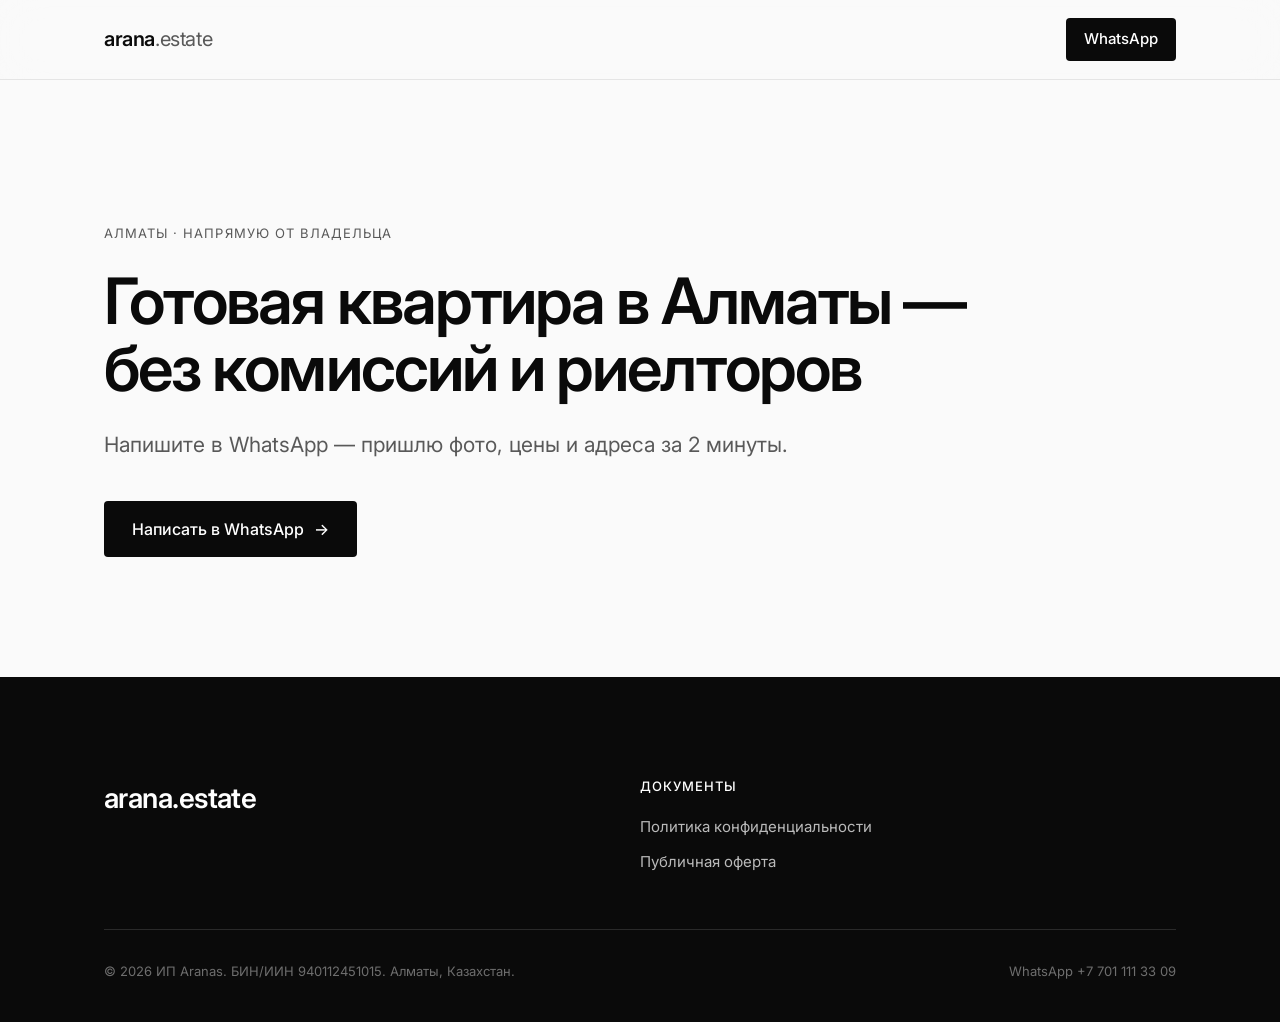
<file: index.html>
<!DOCTYPE html>
<html lang="ru">
<head>
<meta charset="UTF-8">
<meta name="viewport" content="width=device-width, initial-scale=1.0">
<title>Arana Estate — готовые квартиры в Алматы после флипа</title>
<meta name="description" content="Подбираем, ремонтируем и продаём квартиры в Алматы под ключ. Готовы к жизни и под аренду. Чистая сделка, прозрачные документы.">
<meta property="og:title" content="Arana Estate — готовые квартиры в Алматы">
<meta property="og:description" content="Квартиры в Алматы под ключ после флипа. Готовы к жизни и под аренду.">
<meta property="og:type" content="website">
<meta property="og:locale" content="ru_RU">
<meta name="theme-color" content="#FAFAFA">
<link rel="preconnect" href="https://fonts.googleapis.com">
<link rel="preconnect" href="https://fonts.gstatic.com" crossorigin>
<link rel="stylesheet" href="https://fonts.googleapis.com/css2?family=Inter:wght@400;500;600;700&display=swap">
<link rel="stylesheet" href="styles.css">
<!-- Meta Pixel Code -->
<script>
!function(f,b,e,v,n,t,s)
{if(f.fbq)return;n=f.fbq=function(){n.callMethod?
n.callMethod.apply(n,arguments):n.queue.push(arguments)};
if(!f._fbq)f._fbq=n;n.push=n;n.loaded=!0;n.version='2.0';
n.queue=[];t=b.createElement(e);t.async=!0;
t.src=v;s=b.getElementsByTagName(e)[0];
s.parentNode.insertBefore(t,s)}(window, document,'script',
'https://connect.facebook.net/en_US/fbevents.js');
fbq('init', '735717325676570');
fbq('track', 'PageView');
</script>
<noscript><img height="1" width="1" style="display:none"
src="https://www.facebook.com/tr?id=735717325676570&ev=PageView&noscript=1"
/></noscript>
<!-- End Meta Pixel Code -->
</head>
<body>

<header class="header">
  <div class="header-inner">
    <a href="/" class="logo">arana<span>.estate</span></a>
    <nav class="nav">
      <a href="https://wa.me/77011113309?text=%D0%97%D0%B4%D1%80%D0%B0%D0%B2%D1%81%D1%82%D0%B2%D1%83%D0%B9%D1%82%D0%B5%2C%20%D1%85%D0%BE%D1%87%D1%83%20%D1%83%D0%B7%D0%BD%D0%B0%D1%82%D1%8C%20%D0%BE%20%D0%BA%D0%B2%D0%B0%D1%80%D1%82%D0%B8%D1%80%D0%B0%D1%85%20%D0%B2%20%D0%90%D0%BB%D0%BC%D0%B0%D1%82%D1%8B" class="nav-cta" target="_blank" rel="noopener">WhatsApp</a>
    </nav>
  </div>
</header>

<section class="hero">
  <div class="container hero-grid">
    <div class="hero-text">
      <div class="hero-tag">Алматы · напрямую от владельца</div>
      <h1>Готовая квартира в Алматы — без комиссий и риелторов</h1>
      <p>Напишите в WhatsApp — пришлю фото, цены и адреса за 2 минуты.</p>
      <div class="hero-cta">
        <a href="https://wa.me/77011113309?text=%D0%97%D0%B4%D1%80%D0%B0%D0%B2%D1%81%D1%82%D0%B2%D1%83%D0%B9%D1%82%D0%B5%2C%20%D1%85%D0%BE%D1%87%D1%83%20%D1%83%D0%B7%D0%BD%D0%B0%D1%82%D1%8C%20%D0%BE%20%D0%BA%D0%B2%D0%B0%D1%80%D1%82%D0%B8%D1%80%D0%B0%D1%85%20%D0%B2%20%D0%90%D0%BB%D0%BC%D0%B0%D1%82%D1%8B" class="btn btn-primary" target="_blank" rel="noopener">Написать в WhatsApp <span class="arrow">→</span></a>
      </div>
    </div>
  </div>
</section>

<footer class="footer">
  <div class="container">
    <div class="footer-grid">
      <div>
        <div class="footer-brand">arana.estate</div>
      </div>
      <div class="footer-col">
        <h4>Документы</h4>
        <ul>
          <li><a href="privacy.html">Политика конфиденциальности</a></li>
          <li><a href="offer.html">Публичная оферта</a></li>
        </ul>
      </div>
    </div>
    <div class="footer-bottom">
      <div>© 2026 ИП Aranas. БИН/ИИН 940112451015. Алматы, Казахстан.</div>
      <div><a href="https://wa.me/77011113309" target="_blank" rel="noopener">WhatsApp +7 701 111 33 09</a></div>
    </div>
  </div>
</footer>

<script src="script.js" defer></script>
</body>
</html>
</file>
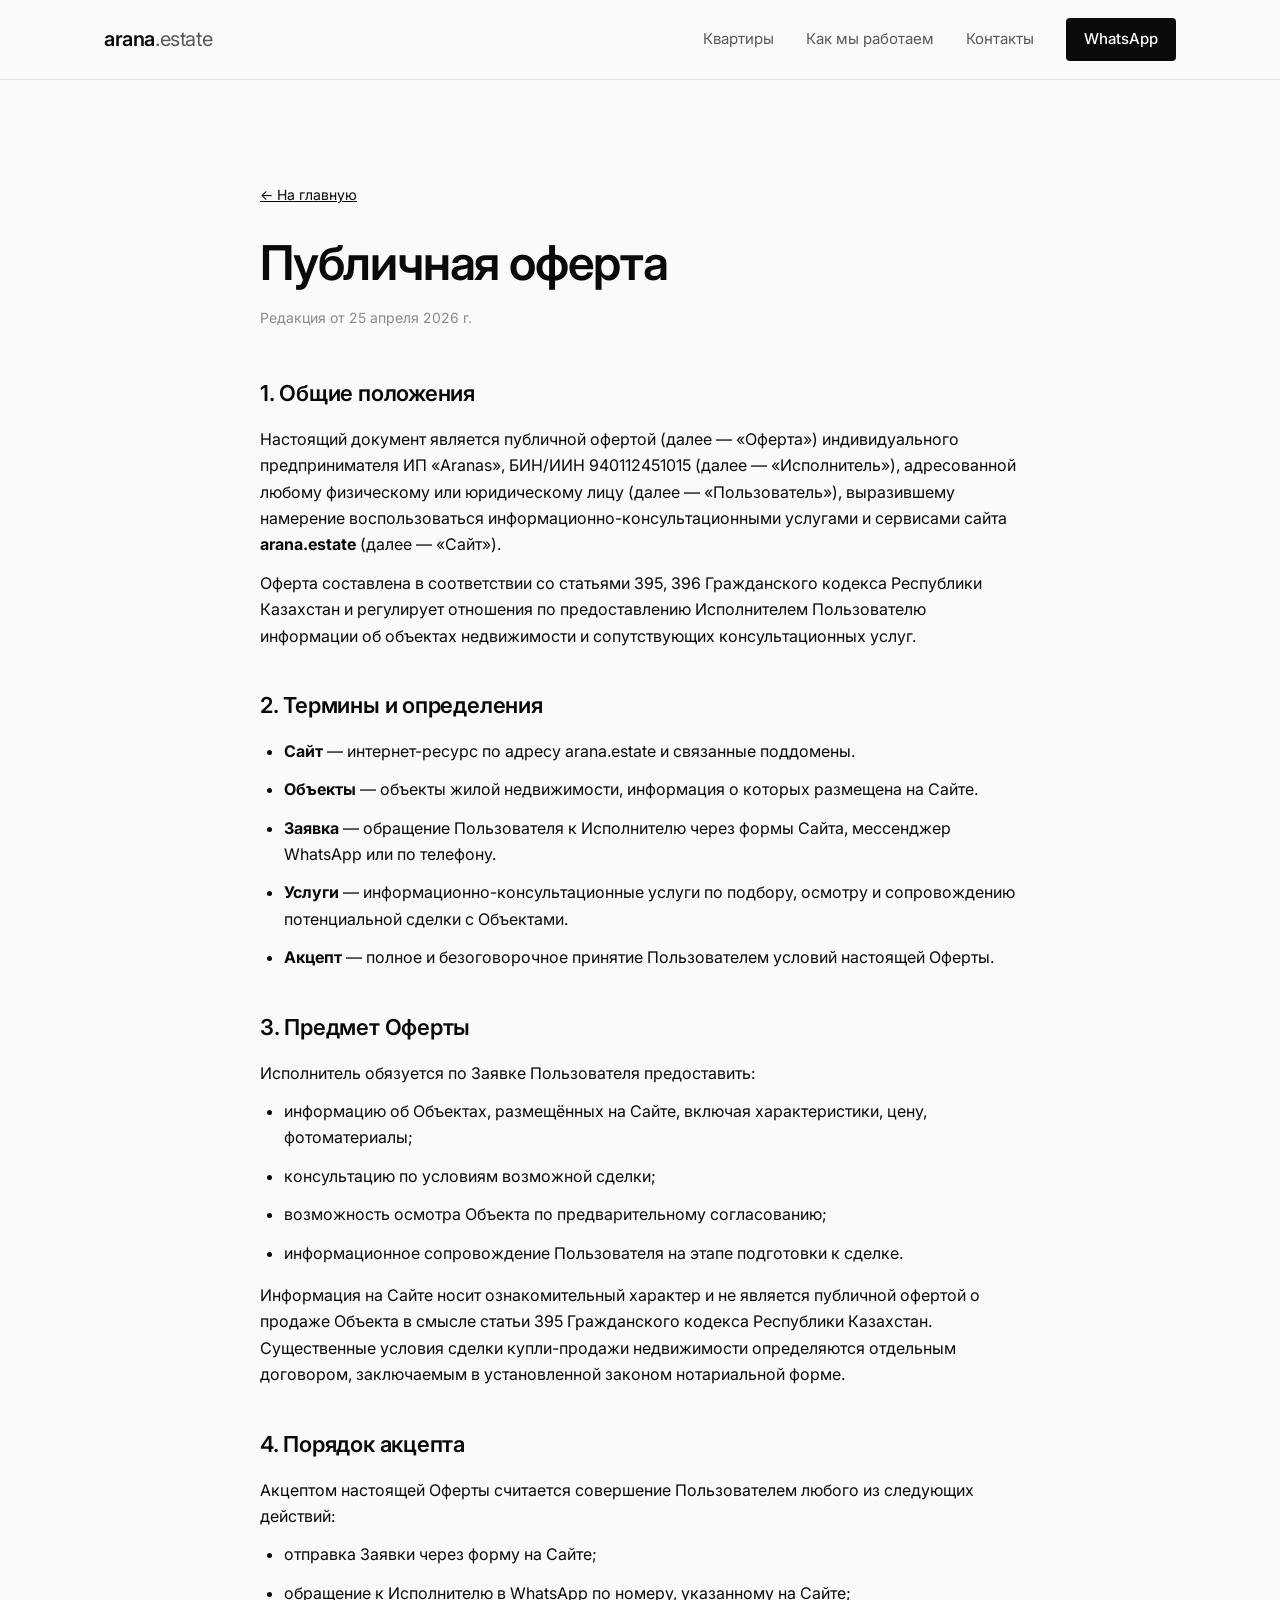
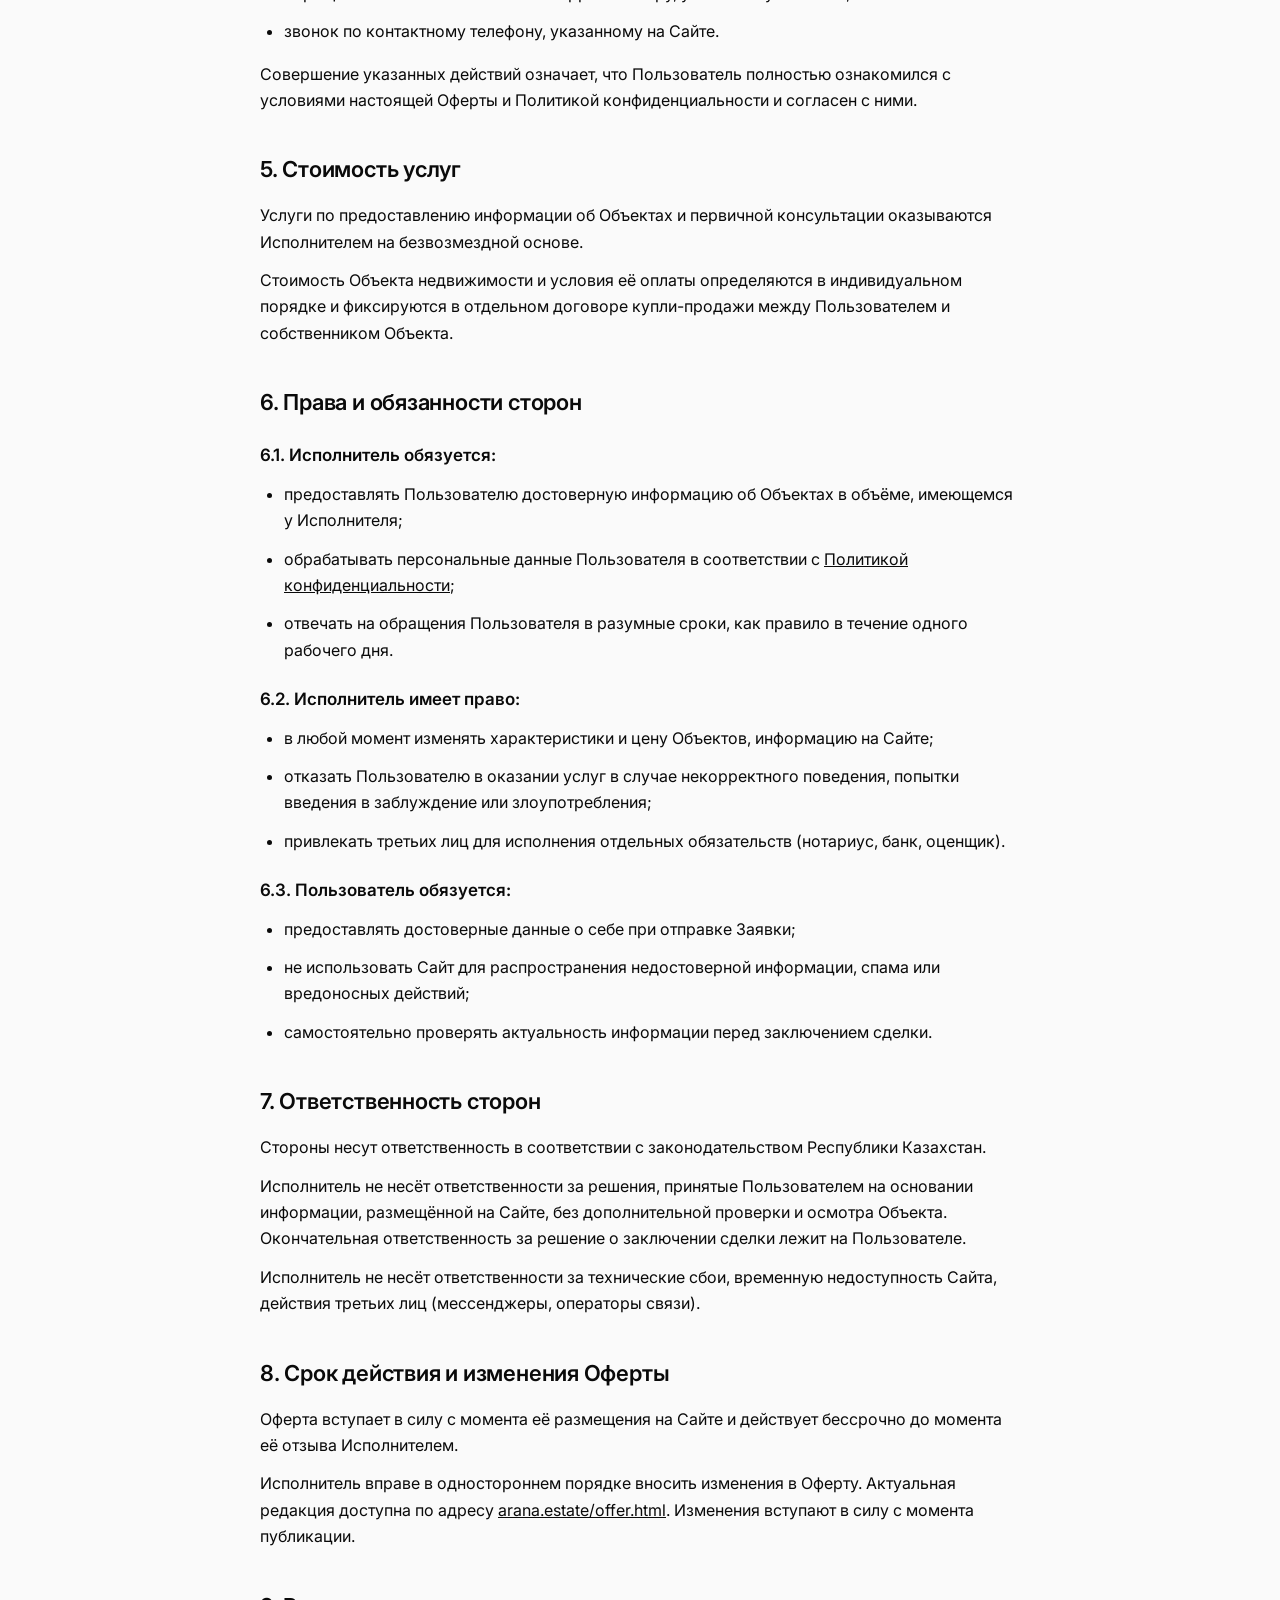
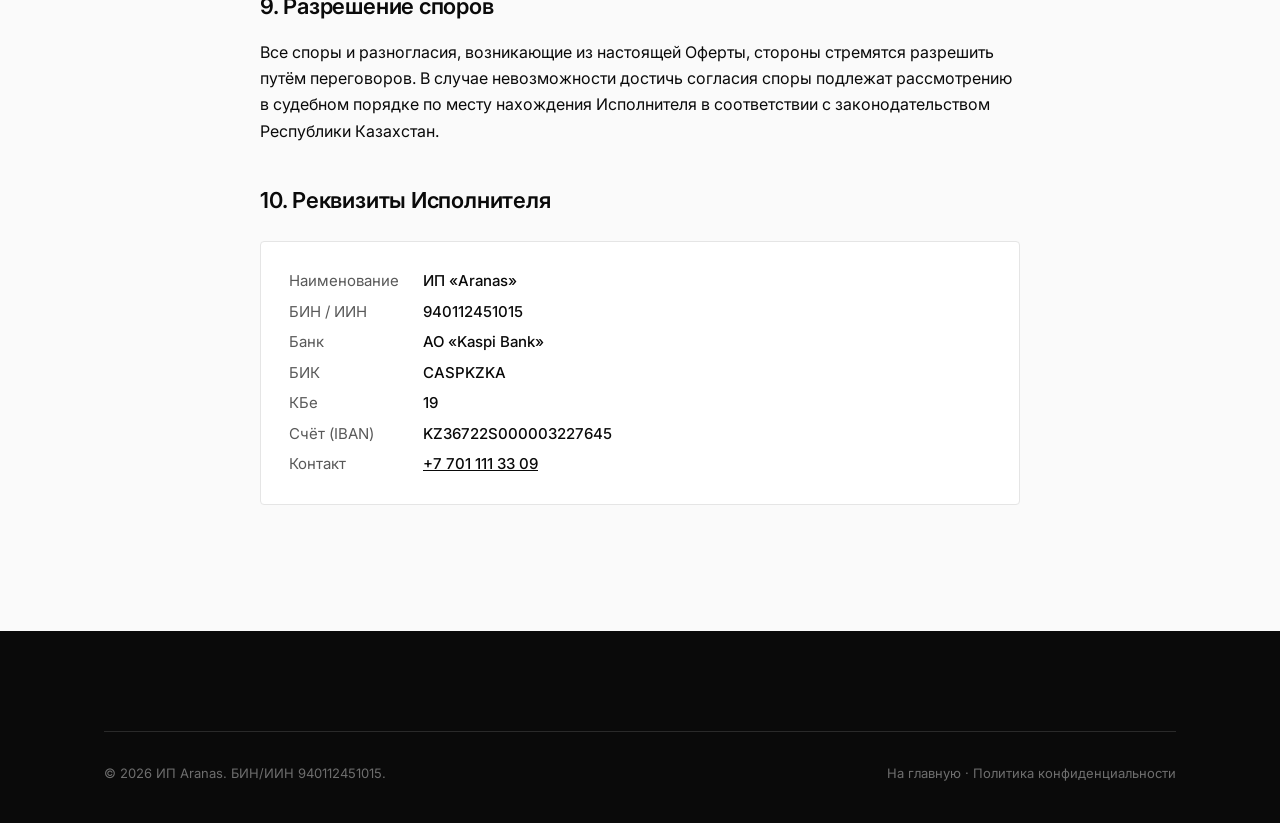
<file: offer.html>
<!DOCTYPE html>
<html lang="ru">
<head>
<meta charset="UTF-8">
<meta name="viewport" content="width=device-width, initial-scale=1.0">
<title>Публичная оферта — Arana Estate</title>
<meta name="description" content="Публичная оферта об оказании информационно-консультационных услуг сайта arana.estate.">
<meta name="robots" content="noindex">
<meta name="theme-color" content="#FAFAFA">
<link rel="preconnect" href="https://fonts.googleapis.com">
<link rel="preconnect" href="https://fonts.gstatic.com" crossorigin>
<link rel="stylesheet" href="https://fonts.googleapis.com/css2?family=Inter:wght@400;500;600;700&display=swap">
<link rel="stylesheet" href="styles.css">
<!-- Meta Pixel Code -->
<script>
!function(f,b,e,v,n,t,s)
{if(f.fbq)return;n=f.fbq=function(){n.callMethod?
n.callMethod.apply(n,arguments):n.queue.push(arguments)};
if(!f._fbq)f._fbq=n;n.push=n;n.loaded=!0;n.version='2.0';
n.queue=[];t=b.createElement(e);t.async=!0;
t.src=v;s=b.getElementsByTagName(e)[0];
s.parentNode.insertBefore(t,s)}(window, document,'script',
'https://connect.facebook.net/en_US/fbevents.js');
fbq('init', '735717325676570');
fbq('track', 'PageView');
</script>
<noscript><img height="1" width="1" style="display:none"
src="https://www.facebook.com/tr?id=735717325676570&ev=PageView&noscript=1"
/></noscript>
<!-- End Meta Pixel Code -->
</head>
<body>

<header class="header">
  <div class="header-inner">
    <a href="/" class="logo">arana<span>.estate</span></a>
    <nav class="nav">
      <a href="/#listings">Квартиры</a>
      <a href="/#process">Как мы работаем</a>
      <a href="/#contact">Контакты</a>
      <a href="https://wa.me/77011113309" class="nav-cta" target="_blank" rel="noopener">WhatsApp</a>
    </nav>
  </div>
</header>

<main class="legal container">
  <a href="/" class="legal-back">← На главную</a>
  <h1>Публичная оферта</h1>
  <p class="meta">Редакция от 25 апреля 2026 г.</p>

  <h2>1. Общие положения</h2>
  <p>Настоящий документ является публичной офертой (далее — «Оферта») индивидуального предпринимателя ИП «Aranas», БИН/ИИН 940112451015 (далее — «Исполнитель»), адресованной любому физическому или юридическому лицу (далее — «Пользователь»), выразившему намерение воспользоваться информационно-консультационными услугами и сервисами сайта <strong>arana.estate</strong> (далее — «Сайт»).</p>
  <p>Оферта составлена в соответствии со статьями 395, 396 Гражданского кодекса Республики Казахстан и регулирует отношения по предоставлению Исполнителем Пользователю информации об объектах недвижимости и сопутствующих консультационных услуг.</p>

  <h2>2. Термины и определения</h2>
  <ul>
    <li><strong>Сайт</strong> — интернет-ресурс по адресу arana.estate и связанные поддомены.</li>
    <li><strong>Объекты</strong> — объекты жилой недвижимости, информация о которых размещена на Сайте.</li>
    <li><strong>Заявка</strong> — обращение Пользователя к Исполнителю через формы Сайта, мессенджер WhatsApp или по телефону.</li>
    <li><strong>Услуги</strong> — информационно-консультационные услуги по подбору, осмотру и сопровождению потенциальной сделки с Объектами.</li>
    <li><strong>Акцепт</strong> — полное и безоговорочное принятие Пользователем условий настоящей Оферты.</li>
  </ul>

  <h2>3. Предмет Оферты</h2>
  <p>Исполнитель обязуется по Заявке Пользователя предоставить:</p>
  <ul>
    <li>информацию об Объектах, размещённых на Сайте, включая характеристики, цену, фотоматериалы;</li>
    <li>консультацию по условиям возможной сделки;</li>
    <li>возможность осмотра Объекта по предварительному согласованию;</li>
    <li>информационное сопровождение Пользователя на этапе подготовки к сделке.</li>
  </ul>
  <p>Информация на Сайте носит ознакомительный характер и не является публичной офертой о продаже Объекта в смысле статьи 395 Гражданского кодекса Республики Казахстан. Существенные условия сделки купли-продажи недвижимости определяются отдельным договором, заключаемым в установленной законом нотариальной форме.</p>

  <h2>4. Порядок акцепта</h2>
  <p>Акцептом настоящей Оферты считается совершение Пользователем любого из следующих действий:</p>
  <ul>
    <li>отправка Заявки через форму на Сайте;</li>
    <li>обращение к Исполнителю в WhatsApp по номеру, указанному на Сайте;</li>
    <li>звонок по контактному телефону, указанному на Сайте.</li>
  </ul>
  <p>Совершение указанных действий означает, что Пользователь полностью ознакомился с условиями настоящей Оферты и Политикой конфиденциальности и согласен с ними.</p>

  <h2>5. Стоимость услуг</h2>
  <p>Услуги по предоставлению информации об Объектах и первичной консультации оказываются Исполнителем на безвозмездной основе.</p>
  <p>Стоимость Объекта недвижимости и условия её оплаты определяются в индивидуальном порядке и фиксируются в отдельном договоре купли-продажи между Пользователем и собственником Объекта.</p>

  <h2>6. Права и обязанности сторон</h2>
  <h3>6.1. Исполнитель обязуется:</h3>
  <ul>
    <li>предоставлять Пользователю достоверную информацию об Объектах в объёме, имеющемся у Исполнителя;</li>
    <li>обрабатывать персональные данные Пользователя в соответствии с <a href="privacy.html">Политикой конфиденциальности</a>;</li>
    <li>отвечать на обращения Пользователя в разумные сроки, как правило в течение одного рабочего дня.</li>
  </ul>
  <h3>6.2. Исполнитель имеет право:</h3>
  <ul>
    <li>в любой момент изменять характеристики и цену Объектов, информацию на Сайте;</li>
    <li>отказать Пользователю в оказании услуг в случае некорректного поведения, попытки введения в заблуждение или злоупотребления;</li>
    <li>привлекать третьих лиц для исполнения отдельных обязательств (нотариус, банк, оценщик).</li>
  </ul>
  <h3>6.3. Пользователь обязуется:</h3>
  <ul>
    <li>предоставлять достоверные данные о себе при отправке Заявки;</li>
    <li>не использовать Сайт для распространения недостоверной информации, спама или вредоносных действий;</li>
    <li>самостоятельно проверять актуальность информации перед заключением сделки.</li>
  </ul>

  <h2>7. Ответственность сторон</h2>
  <p>Стороны несут ответственность в соответствии с законодательством Республики Казахстан.</p>
  <p>Исполнитель не несёт ответственности за решения, принятые Пользователем на основании информации, размещённой на Сайте, без дополнительной проверки и осмотра Объекта. Окончательная ответственность за решение о заключении сделки лежит на Пользователе.</p>
  <p>Исполнитель не несёт ответственности за технические сбои, временную недоступность Сайта, действия третьих лиц (мессенджеры, операторы связи).</p>

  <h2>8. Срок действия и изменения Оферты</h2>
  <p>Оферта вступает в силу с момента её размещения на Сайте и действует бессрочно до момента её отзыва Исполнителем.</p>
  <p>Исполнитель вправе в одностороннем порядке вносить изменения в Оферту. Актуальная редакция доступна по адресу <a href="/offer.html">arana.estate/offer.html</a>. Изменения вступают в силу с момента публикации.</p>

  <h2>9. Разрешение споров</h2>
  <p>Все споры и разногласия, возникающие из настоящей Оферты, стороны стремятся разрешить путём переговоров. В случае невозможности достичь согласия споры подлежат рассмотрению в судебном порядке по месту нахождения Исполнителя в соответствии с законодательством Республики Казахстан.</p>

  <h2>10. Реквизиты Исполнителя</h2>
  <div class="requisites">
    <dl>
      <dt>Наименование</dt><dd>ИП «Aranas»</dd>
      <dt>БИН / ИИН</dt><dd>940112451015</dd>
      <dt>Банк</dt><dd>АО «Kaspi Bank»</dd>
      <dt>БИК</dt><dd>CASPKZKA</dd>
      <dt>КБе</dt><dd>19</dd>
      <dt>Счёт (IBAN)</dt><dd>KZ36722S000003227645</dd>
      <dt>Контакт</dt><dd><a href="https://wa.me/77011113309">+7 701 111 33 09</a></dd>
    </dl>
  </div>
</main>

<footer class="footer">
  <div class="container">
    <div class="footer-bottom">
      <div>© 2026 ИП Aranas. БИН/ИИН 940112451015.</div>
      <div><a href="/">На главную</a> · <a href="privacy.html">Политика конфиденциальности</a></div>
    </div>
  </div>
</footer>

</body>
</html>
</file>
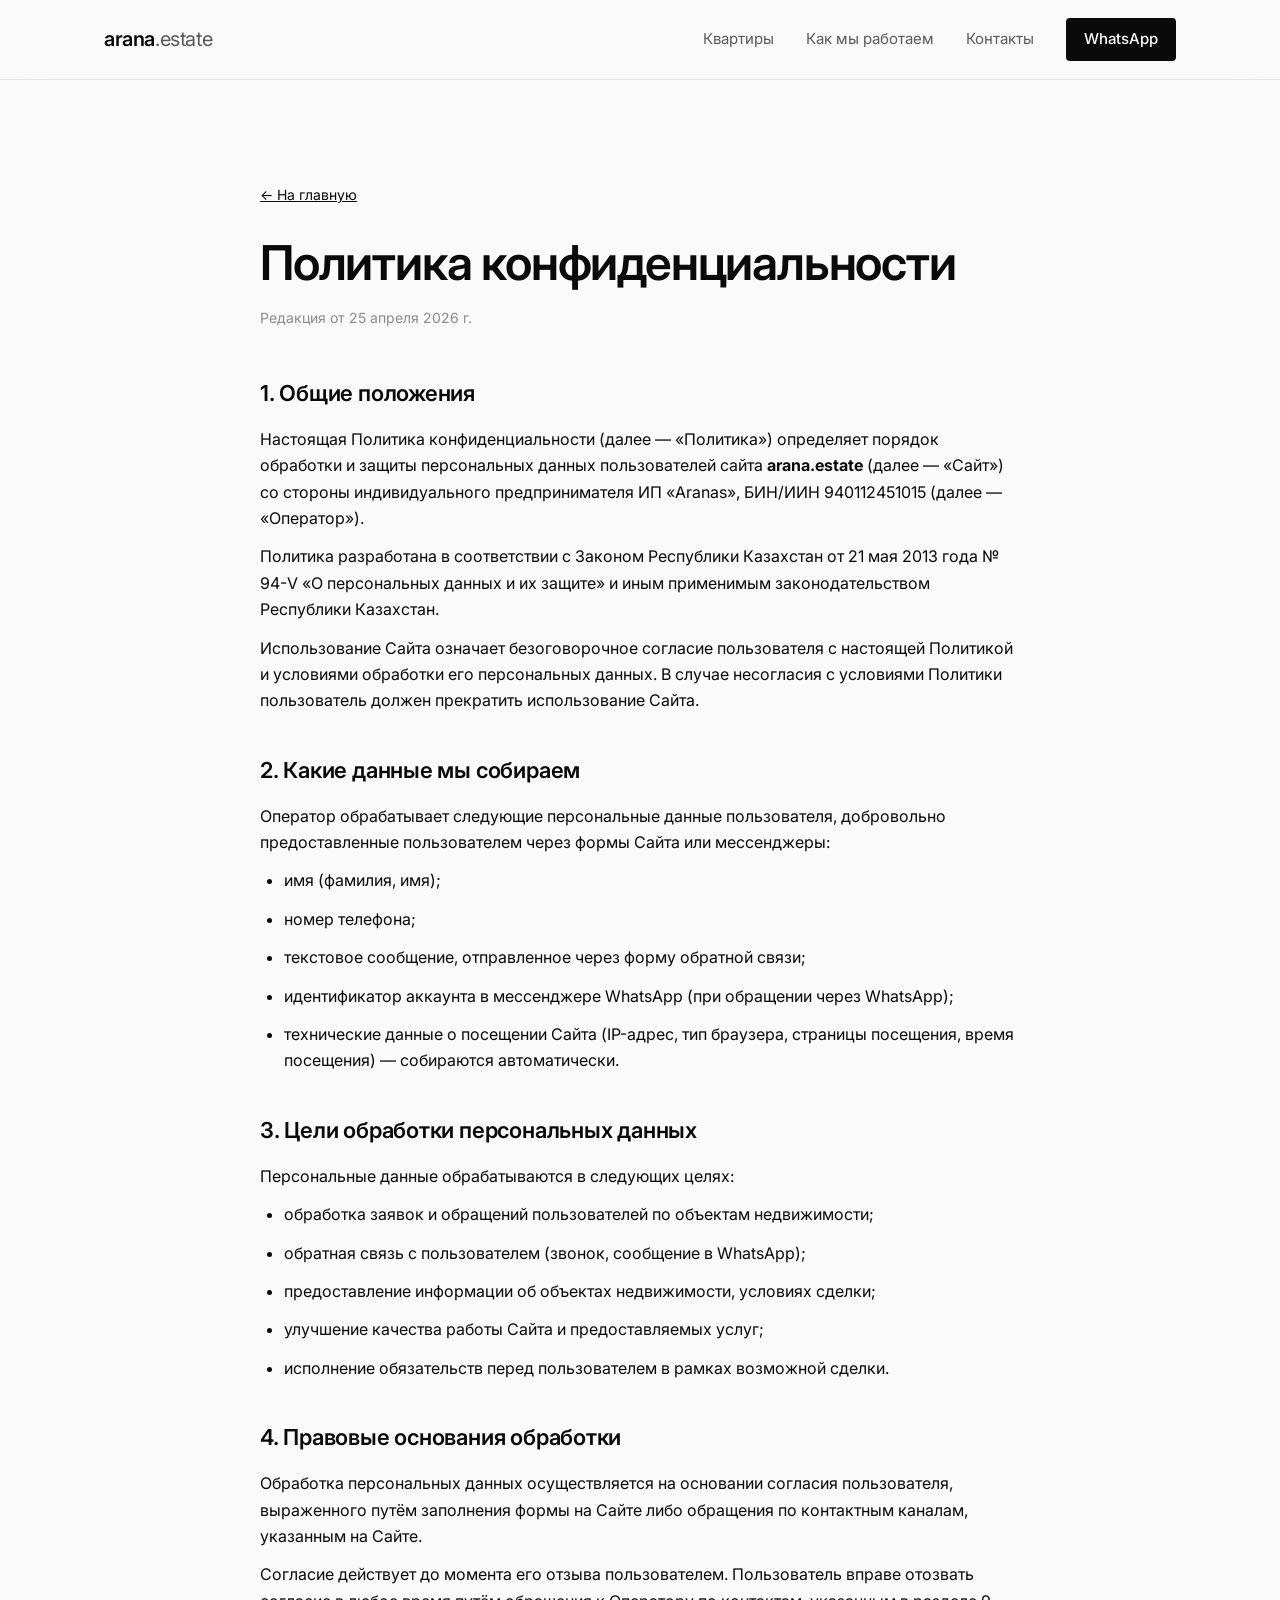
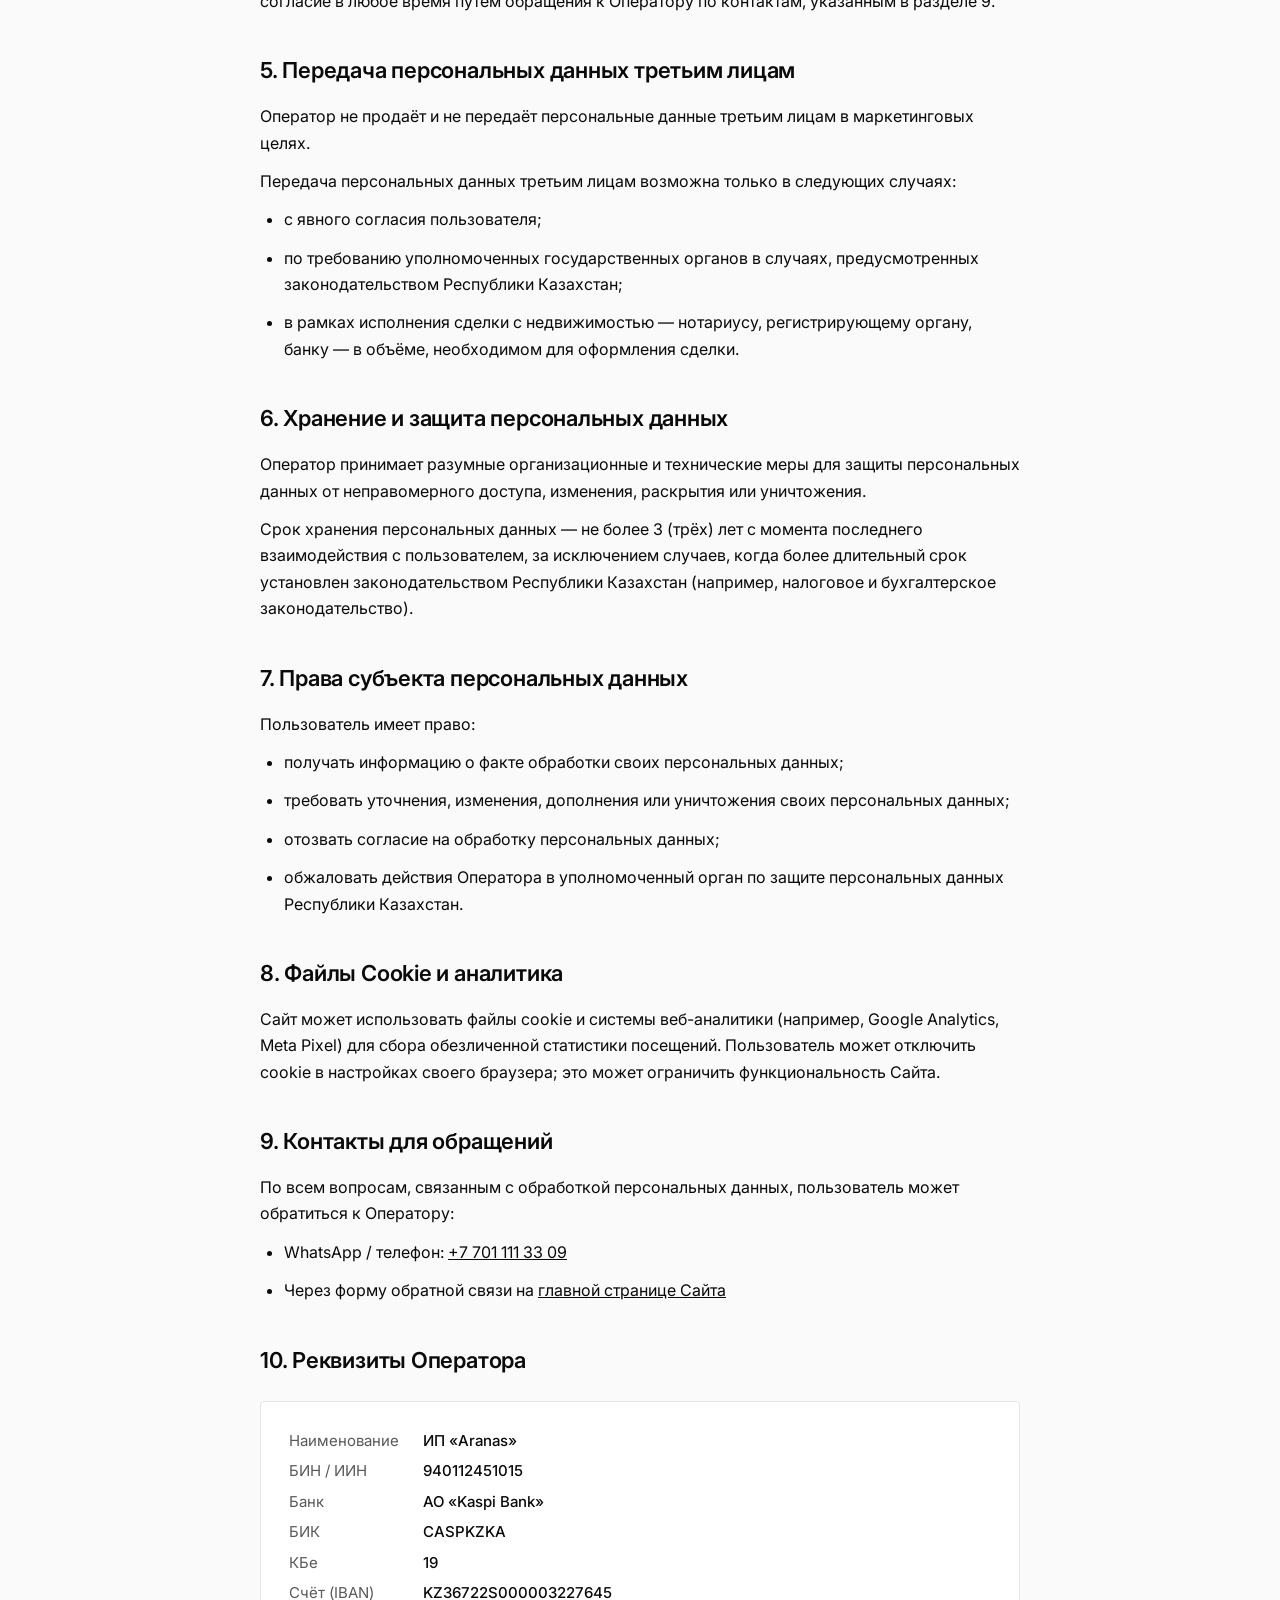
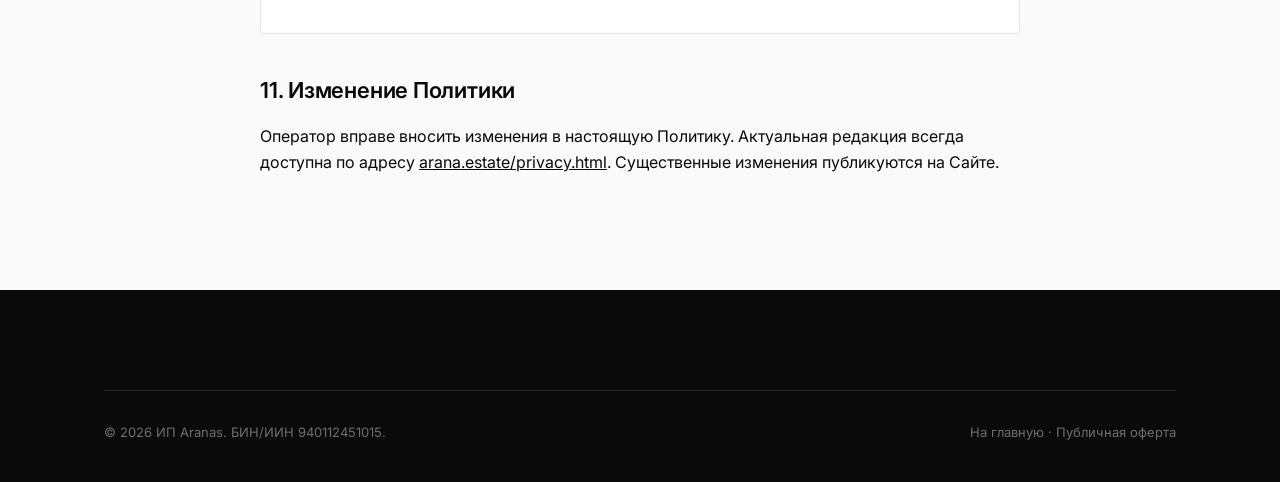
<file: privacy.html>
<!DOCTYPE html>
<html lang="ru">
<head>
<meta charset="UTF-8">
<meta name="viewport" content="width=device-width, initial-scale=1.0">
<title>Политика конфиденциальности — Arana Estate</title>
<meta name="description" content="Политика конфиденциальности и обработки персональных данных сайта arana.estate.">
<meta name="robots" content="noindex">
<meta name="theme-color" content="#FAFAFA">
<link rel="preconnect" href="https://fonts.googleapis.com">
<link rel="preconnect" href="https://fonts.gstatic.com" crossorigin>
<link rel="stylesheet" href="https://fonts.googleapis.com/css2?family=Inter:wght@400;500;600;700&display=swap">
<link rel="stylesheet" href="styles.css">
<!-- Meta Pixel Code -->
<script>
!function(f,b,e,v,n,t,s)
{if(f.fbq)return;n=f.fbq=function(){n.callMethod?
n.callMethod.apply(n,arguments):n.queue.push(arguments)};
if(!f._fbq)f._fbq=n;n.push=n;n.loaded=!0;n.version='2.0';
n.queue=[];t=b.createElement(e);t.async=!0;
t.src=v;s=b.getElementsByTagName(e)[0];
s.parentNode.insertBefore(t,s)}(window, document,'script',
'https://connect.facebook.net/en_US/fbevents.js');
fbq('init', '735717325676570');
fbq('track', 'PageView');
</script>
<noscript><img height="1" width="1" style="display:none"
src="https://www.facebook.com/tr?id=735717325676570&ev=PageView&noscript=1"
/></noscript>
<!-- End Meta Pixel Code -->
</head>
<body>

<header class="header">
  <div class="header-inner">
    <a href="/" class="logo">arana<span>.estate</span></a>
    <nav class="nav">
      <a href="/#listings">Квартиры</a>
      <a href="/#process">Как мы работаем</a>
      <a href="/#contact">Контакты</a>
      <a href="https://wa.me/77011113309" class="nav-cta" target="_blank" rel="noopener">WhatsApp</a>
    </nav>
  </div>
</header>

<main class="legal container">
  <a href="/" class="legal-back">← На главную</a>
  <h1>Политика конфиденциальности</h1>
  <p class="meta">Редакция от 25 апреля 2026 г.</p>

  <h2>1. Общие положения</h2>
  <p>Настоящая Политика конфиденциальности (далее — «Политика») определяет порядок обработки и защиты персональных данных пользователей сайта <strong>arana.estate</strong> (далее — «Сайт») со стороны индивидуального предпринимателя ИП «Aranas», БИН/ИИН 940112451015 (далее — «Оператор»).</p>
  <p>Политика разработана в соответствии с Законом Республики Казахстан от 21 мая 2013 года № 94-V «О персональных данных и их защите» и иным применимым законодательством Республики Казахстан.</p>
  <p>Использование Сайта означает безоговорочное согласие пользователя с настоящей Политикой и условиями обработки его персональных данных. В случае несогласия с условиями Политики пользователь должен прекратить использование Сайта.</p>

  <h2>2. Какие данные мы собираем</h2>
  <p>Оператор обрабатывает следующие персональные данные пользователя, добровольно предоставленные пользователем через формы Сайта или мессенджеры:</p>
  <ul>
    <li>имя (фамилия, имя);</li>
    <li>номер телефона;</li>
    <li>текстовое сообщение, отправленное через форму обратной связи;</li>
    <li>идентификатор аккаунта в мессенджере WhatsApp (при обращении через WhatsApp);</li>
    <li>технические данные о посещении Сайта (IP-адрес, тип браузера, страницы посещения, время посещения) — собираются автоматически.</li>
  </ul>

  <h2>3. Цели обработки персональных данных</h2>
  <p>Персональные данные обрабатываются в следующих целях:</p>
  <ul>
    <li>обработка заявок и обращений пользователей по объектам недвижимости;</li>
    <li>обратная связь с пользователем (звонок, сообщение в WhatsApp);</li>
    <li>предоставление информации об объектах недвижимости, условиях сделки;</li>
    <li>улучшение качества работы Сайта и предоставляемых услуг;</li>
    <li>исполнение обязательств перед пользователем в рамках возможной сделки.</li>
  </ul>

  <h2>4. Правовые основания обработки</h2>
  <p>Обработка персональных данных осуществляется на основании согласия пользователя, выраженного путём заполнения формы на Сайте либо обращения по контактным каналам, указанным на Сайте.</p>
  <p>Согласие действует до момента его отзыва пользователем. Пользователь вправе отозвать согласие в любое время путём обращения к Оператору по контактам, указанным в разделе 9.</p>

  <h2>5. Передача персональных данных третьим лицам</h2>
  <p>Оператор не продаёт и не передаёт персональные данные третьим лицам в маркетинговых целях.</p>
  <p>Передача персональных данных третьим лицам возможна только в следующих случаях:</p>
  <ul>
    <li>с явного согласия пользователя;</li>
    <li>по требованию уполномоченных государственных органов в случаях, предусмотренных законодательством Республики Казахстан;</li>
    <li>в рамках исполнения сделки с недвижимостью — нотариусу, регистрирующему органу, банку — в объёме, необходимом для оформления сделки.</li>
  </ul>

  <h2>6. Хранение и защита персональных данных</h2>
  <p>Оператор принимает разумные организационные и технические меры для защиты персональных данных от неправомерного доступа, изменения, раскрытия или уничтожения.</p>
  <p>Срок хранения персональных данных — не более 3 (трёх) лет с момента последнего взаимодействия с пользователем, за исключением случаев, когда более длительный срок установлен законодательством Республики Казахстан (например, налоговое и бухгалтерское законодательство).</p>

  <h2>7. Права субъекта персональных данных</h2>
  <p>Пользователь имеет право:</p>
  <ul>
    <li>получать информацию о факте обработки своих персональных данных;</li>
    <li>требовать уточнения, изменения, дополнения или уничтожения своих персональных данных;</li>
    <li>отозвать согласие на обработку персональных данных;</li>
    <li>обжаловать действия Оператора в уполномоченный орган по защите персональных данных Республики Казахстан.</li>
  </ul>

  <h2>8. Файлы Cookie и аналитика</h2>
  <p>Сайт может использовать файлы cookie и системы веб-аналитики (например, Google Analytics, Meta Pixel) для сбора обезличенной статистики посещений. Пользователь может отключить cookie в настройках своего браузера; это может ограничить функциональность Сайта.</p>

  <h2>9. Контакты для обращений</h2>
  <p>По всем вопросам, связанным с обработкой персональных данных, пользователь может обратиться к Оператору:</p>
  <ul>
    <li>WhatsApp / телефон: <a href="https://wa.me/77011113309">+7 701 111 33 09</a></li>
    <li>Через форму обратной связи на <a href="/#contact">главной странице Сайта</a></li>
  </ul>

  <h2>10. Реквизиты Оператора</h2>
  <div class="requisites">
    <dl>
      <dt>Наименование</dt><dd>ИП «Aranas»</dd>
      <dt>БИН / ИИН</dt><dd>940112451015</dd>
      <dt>Банк</dt><dd>АО «Kaspi Bank»</dd>
      <dt>БИК</dt><dd>CASPKZKA</dd>
      <dt>КБе</dt><dd>19</dd>
      <dt>Счёт (IBAN)</dt><dd>KZ36722S000003227645</dd>
    </dl>
  </div>

  <h2>11. Изменение Политики</h2>
  <p>Оператор вправе вносить изменения в настоящую Политику. Актуальная редакция всегда доступна по адресу <a href="/privacy.html">arana.estate/privacy.html</a>. Существенные изменения публикуются на Сайте.</p>
</main>

<footer class="footer">
  <div class="container">
    <div class="footer-bottom">
      <div>© 2026 ИП Aranas. БИН/ИИН 940112451015.</div>
      <div><a href="/">На главную</a> · <a href="offer.html">Публичная оферта</a></div>
    </div>
  </div>
</footer>

</body>
</html>
</file>
<file: styles.css>
:root {
  --bg: #FAFAFA;
  --bg-alt: #FFFFFF;
  --bg-dark: #0A0A0A;
  --text: #0A0A0A;
  --text-muted: #595959;
  --text-dim: #8A8A8A;
  --border: #E5E5E5;
  --accent: #0A0A0A;
  --accent-hover: #2A2A2A;
  --max: 1200px;
  --pad: clamp(20px, 5vw, 80px);
  --radius: 4px;
}

* { box-sizing: border-box; margin: 0; padding: 0; }
html { scroll-behavior: smooth; -webkit-text-size-adjust: 100%; }
body {
  font-family: 'Inter', -apple-system, BlinkMacSystemFont, 'Segoe UI', Roboto, sans-serif;
  font-size: 16px;
  line-height: 1.5;
  color: var(--text);
  background: var(--bg);
  -webkit-font-smoothing: antialiased;
}
img { max-width: 100%; height: auto; display: block; }
a { color: inherit; text-decoration: none; }
button { font: inherit; cursor: pointer; border: none; background: none; color: inherit; }
input, textarea { font: inherit; }

.container { max-width: var(--max); margin: 0 auto; padding: 0 var(--pad); }

/* HEADER */
.header {
  position: sticky; top: 0; z-index: 100;
  background: rgba(250, 250, 250, 0.85);
  backdrop-filter: saturate(180%) blur(20px);
  -webkit-backdrop-filter: saturate(180%) blur(20px);
  border-bottom: 1px solid var(--border);
}
.header-inner {
  display: flex; align-items: center; justify-content: space-between;
  padding: 18px var(--pad);
  max-width: var(--max); margin: 0 auto;
}
.logo { font-weight: 600; font-size: 20px; letter-spacing: -0.02em; }
.logo span { color: var(--text-muted); font-weight: 400; }
.nav { display: flex; gap: 32px; align-items: center; }
.nav a { font-size: 15px; color: var(--text-muted); transition: color .15s; }
.nav a:hover { color: var(--text); }
.nav-cta {
  padding: 10px 18px; background: var(--accent); color: #fff !important;
  border-radius: var(--radius); font-weight: 500;
}
.nav-cta:hover { background: var(--accent-hover); color: #fff !important; }
@media (max-width: 720px) {
  .nav a:not(.nav-cta) { display: none; }
}

/* HERO */
.hero { padding: clamp(60px, 12vw, 140px) 0 clamp(60px, 10vw, 120px); }
.hero-grid {
  display: grid;
  grid-template-columns: 1fr;
  gap: 40px;
  align-items: center;
}
.hero-tag {
  display: inline-block;
  font-size: 13px; letter-spacing: 0.08em; text-transform: uppercase;
  color: var(--text-muted); margin-bottom: 24px;
}
.hero h1 {
  font-size: clamp(36px, 5.5vw, 64px);
  font-weight: 600; line-height: 1.05; letter-spacing: -0.03em;
  margin-bottom: 28px; max-width: 22ch;
}
.hero p {
  font-size: clamp(17px, 2vw, 21px); line-height: 1.5;
  color: var(--text-muted); max-width: 56ch; margin-bottom: 40px;
}
.hero-cta { display: flex; gap: 16px; flex-wrap: wrap; }

/* HERO SLIDER */
.hero-slider {
  position: relative;
  aspect-ratio: 4/3;
  border-radius: var(--radius);
  overflow: hidden;
  background: #ECECEC;
}
.hero-slides { position: absolute; inset: 0; }
.hero-slide {
  position: absolute; inset: 0;
  width: 100%; height: 100%;
  object-fit: cover;
  opacity: 0;
  transition: opacity .6s ease;
  pointer-events: none;
}
.hero-slide.is-active { opacity: 1; }
.hero-nav {
  position: absolute; top: 50%; transform: translateY(-50%);
  width: 40px; height: 40px;
  background: rgba(10, 10, 10, 0.55);
  color: #fff;
  border-radius: 50%;
  display: flex; align-items: center; justify-content: center;
  font-size: 24px; line-height: 1;
  padding: 0;
  transition: background .15s, transform .15s;
  opacity: 0; pointer-events: none;
}
.hero-slider:hover .hero-nav,
.hero-nav:focus-visible {
  opacity: 1; pointer-events: auto;
}
.hero-nav:hover { background: rgba(10, 10, 10, 0.85); }
.hero-prev { left: 12px; }
.hero-next { right: 12px; }
.hero-dots {
  position: absolute; bottom: 12px; left: 50%;
  transform: translateX(-50%);
  display: flex; gap: 6px;
  padding: 6px 10px;
  background: rgba(10, 10, 10, 0.35);
  border-radius: 999px;
}
.hero-dots button {
  width: 7px; height: 7px; border-radius: 50%;
  background: rgba(255, 255, 255, 0.5);
  padding: 0;
  transition: background .15s, transform .15s;
}
.hero-dots button:hover { background: rgba(255, 255, 255, 0.8); }
.hero-dots button.is-active {
  background: #fff;
  transform: scale(1.3);
}
@media (max-width: 820px) {
  .hero-nav { opacity: 1; pointer-events: auto; }
}
.btn {
  display: inline-flex; align-items: center; gap: 10px;
  padding: 16px 28px; border-radius: var(--radius);
  font-size: 16px; font-weight: 500;
  transition: transform .15s, background .15s, color .15s;
}
.btn-primary {
  background: var(--accent); color: #fff !important;
}
.btn-primary:hover { background: var(--accent-hover); transform: translateY(-1px); }
.btn-ghost {
  background: transparent; color: var(--text); border: 1px solid var(--border);
}
.btn-ghost:hover { border-color: var(--text); }
.btn .arrow { display: inline-block; transition: transform .2s; }
.btn:hover .arrow { transform: translateX(3px); }

/* SECTION */
.section { padding: clamp(60px, 10vw, 120px) 0; }
.section-alt { background: var(--bg-alt); border-top: 1px solid var(--border); border-bottom: 1px solid var(--border); }
.section-num {
  font-size: 13px; letter-spacing: 0.08em; text-transform: uppercase;
  color: var(--text-dim); margin-bottom: 16px; font-weight: 500;
}
.section-title {
  font-size: clamp(32px, 5vw, 56px);
  font-weight: 600; line-height: 1.1; letter-spacing: -0.025em;
  margin-bottom: 24px; max-width: 18ch;
}
.section-lead {
  font-size: clamp(17px, 1.8vw, 20px);
  color: var(--text-muted); max-width: 60ch; margin-bottom: 56px; line-height: 1.5;
}

/* STATS / FEATURES (3 columns) */
.features { display: grid; grid-template-columns: repeat(3, 1fr); gap: 1px; background: var(--border); border-top: 1px solid var(--border); border-bottom: 1px solid var(--border); }
.feature { background: var(--bg); padding: 48px var(--pad); }
.feature-num { font-size: 14px; color: var(--text-dim); margin-bottom: 12px; font-variant-numeric: tabular-nums; }
.feature-title { font-size: 22px; font-weight: 600; line-height: 1.2; margin-bottom: 12px; letter-spacing: -0.01em; }
.feature-desc { color: var(--text-muted); font-size: 15px; line-height: 1.5; }
@media (max-width: 820px) {
  .features { grid-template-columns: 1fr; }
}

/* LISTINGS */
.listings { display: grid; grid-template-columns: 1fr; gap: 80px; }
.listing {
  display: grid; grid-template-columns: 1.1fr 1fr; gap: 56px; align-items: center;
}
.listing:nth-child(even) { direction: rtl; }
.listing:nth-child(even) > * { direction: ltr; }
.listing-media { position: relative; }

.gallery { display: flex; flex-direction: column; gap: 8px; }
.gallery-main {
  width: 100%; aspect-ratio: 4/3;
  object-fit: cover;
  border-radius: var(--radius);
  background: #ECECEC;
  display: block;
}
.gallery-thumbs {
  display: grid;
  grid-template-columns: repeat(5, 1fr);
  gap: 6px;
}
.gallery-thumb {
  aspect-ratio: 1/1;
  border-radius: 2px;
  overflow: hidden;
  cursor: pointer;
  padding: 0;
  border: 2px solid transparent;
  background: #ECECEC;
  opacity: 0.6;
  transition: opacity .15s, border-color .15s;
}
.gallery-thumb img { width: 100%; height: 100%; object-fit: cover; display: block; }
.gallery-thumb:hover { opacity: 1; }
.gallery-thumb.is-active { opacity: 1; border-color: var(--text); }
.listing-num { font-size: 14px; color: var(--text-dim); margin-bottom: 12px; font-variant-numeric: tabular-nums; }
.listing-title { font-size: clamp(28px, 3.5vw, 40px); font-weight: 600; line-height: 1.15; letter-spacing: -0.02em; margin-bottom: 8px; }
.listing-address { color: var(--text-muted); font-size: 16px; margin-bottom: 28px; }
.listing-price {
  font-size: clamp(28px, 3.5vw, 36px); font-weight: 600;
  letter-spacing: -0.02em; margin-bottom: 28px;
  font-variant-numeric: tabular-nums;
}
.listing-meta {
  display: grid; grid-template-columns: repeat(2, auto); gap: 12px 32px;
  font-size: 15px; margin-bottom: 32px; color: var(--text-muted);
}
.listing-meta dt { color: var(--text-dim); }
.listing-meta dd { color: var(--text); font-weight: 500; }
.listing-desc { color: var(--text-muted); font-size: 16px; line-height: 1.6; margin-bottom: 32px; }
.listing-cta { display: flex; gap: 12px; flex-wrap: wrap; }
@media (max-width: 820px) {
  .listing { grid-template-columns: 1fr; gap: 32px; }
  .listing:nth-child(even) { direction: ltr; }
  .listings { gap: 64px; }
}

/* CONTACT */
.contact-info dl { display: grid; grid-template-columns: repeat(3, 1fr); gap: 32px; }
@media (max-width: 820px) { .contact-info dl { grid-template-columns: 1fr; gap: 24px; } }
.contact-info dt { font-size: 13px; letter-spacing: 0.08em; text-transform: uppercase; color: var(--text-dim); margin-bottom: 6px; }
.contact-info dd { font-size: 18px; font-weight: 500; }
.contact-info dd a:hover { color: var(--text-muted); }

/* FOOTER */
.footer {
  background: var(--bg-dark); color: #BABABA;
  padding: clamp(60px, 8vw, 100px) 0 40px;
}
.footer a { color: #BABABA; }
.footer a:hover { color: #fff; }
.footer-grid { display: grid; grid-template-columns: 2fr 1fr 1fr; gap: 56px; margin-bottom: 56px; }
@media (max-width: 820px) { .footer-grid { grid-template-columns: 1fr; gap: 40px; } }
.footer-brand { font-size: 28px; font-weight: 600; color: #fff; letter-spacing: -0.02em; margin-bottom: 16px; }
.footer-tagline { font-size: 15px; max-width: 36ch; line-height: 1.5; }
.footer-col h4 { color: #fff; font-size: 13px; letter-spacing: 0.08em; text-transform: uppercase; margin-bottom: 20px; font-weight: 500; }
.footer-col ul { list-style: none; display: grid; gap: 12px; font-size: 15px; }
.footer-bottom {
  border-top: 1px solid #2A2A2A; padding-top: 32px;
  display: flex; justify-content: space-between; gap: 24px; flex-wrap: wrap;
  font-size: 13px; color: #6E6E6E;
}
.footer-bottom a { color: #6E6E6E; }
.footer-bottom a:hover { color: #BABABA; }

/* LEGAL PAGES */
.legal { padding: clamp(60px, 8vw, 120px) 0; max-width: 760px; margin: 0 auto; }
.legal h1 { font-size: clamp(32px, 5vw, 48px); font-weight: 600; letter-spacing: -0.025em; margin-bottom: 16px; line-height: 1.1; }
.legal .meta { color: var(--text-dim); font-size: 14px; margin-bottom: 48px; }
.legal h2 { font-size: 22px; font-weight: 600; margin: 40px 0 16px; letter-spacing: -0.01em; }
.legal h3 { font-size: 17px; font-weight: 600; margin: 24px 0 12px; }
.legal p, .legal li { color: var(--text); line-height: 1.65; margin-bottom: 12px; }
.legal ul, .legal ol { padding-left: 24px; margin-bottom: 16px; }
.legal a { color: var(--text); text-decoration: underline; }
.legal-back { display: inline-block; margin-bottom: 32px; color: var(--text-muted); font-size: 14px; }
.legal-back:hover { color: var(--text); }
.requisites {
  background: var(--bg-alt); border: 1px solid var(--border);
  border-radius: var(--radius); padding: 28px; margin: 24px 0;
}
.requisites dl { display: grid; grid-template-columns: max-content 1fr; gap: 8px 24px; font-size: 15px; }
.requisites dt { color: var(--text-muted); }
.requisites dd { font-weight: 500; }
</file>
